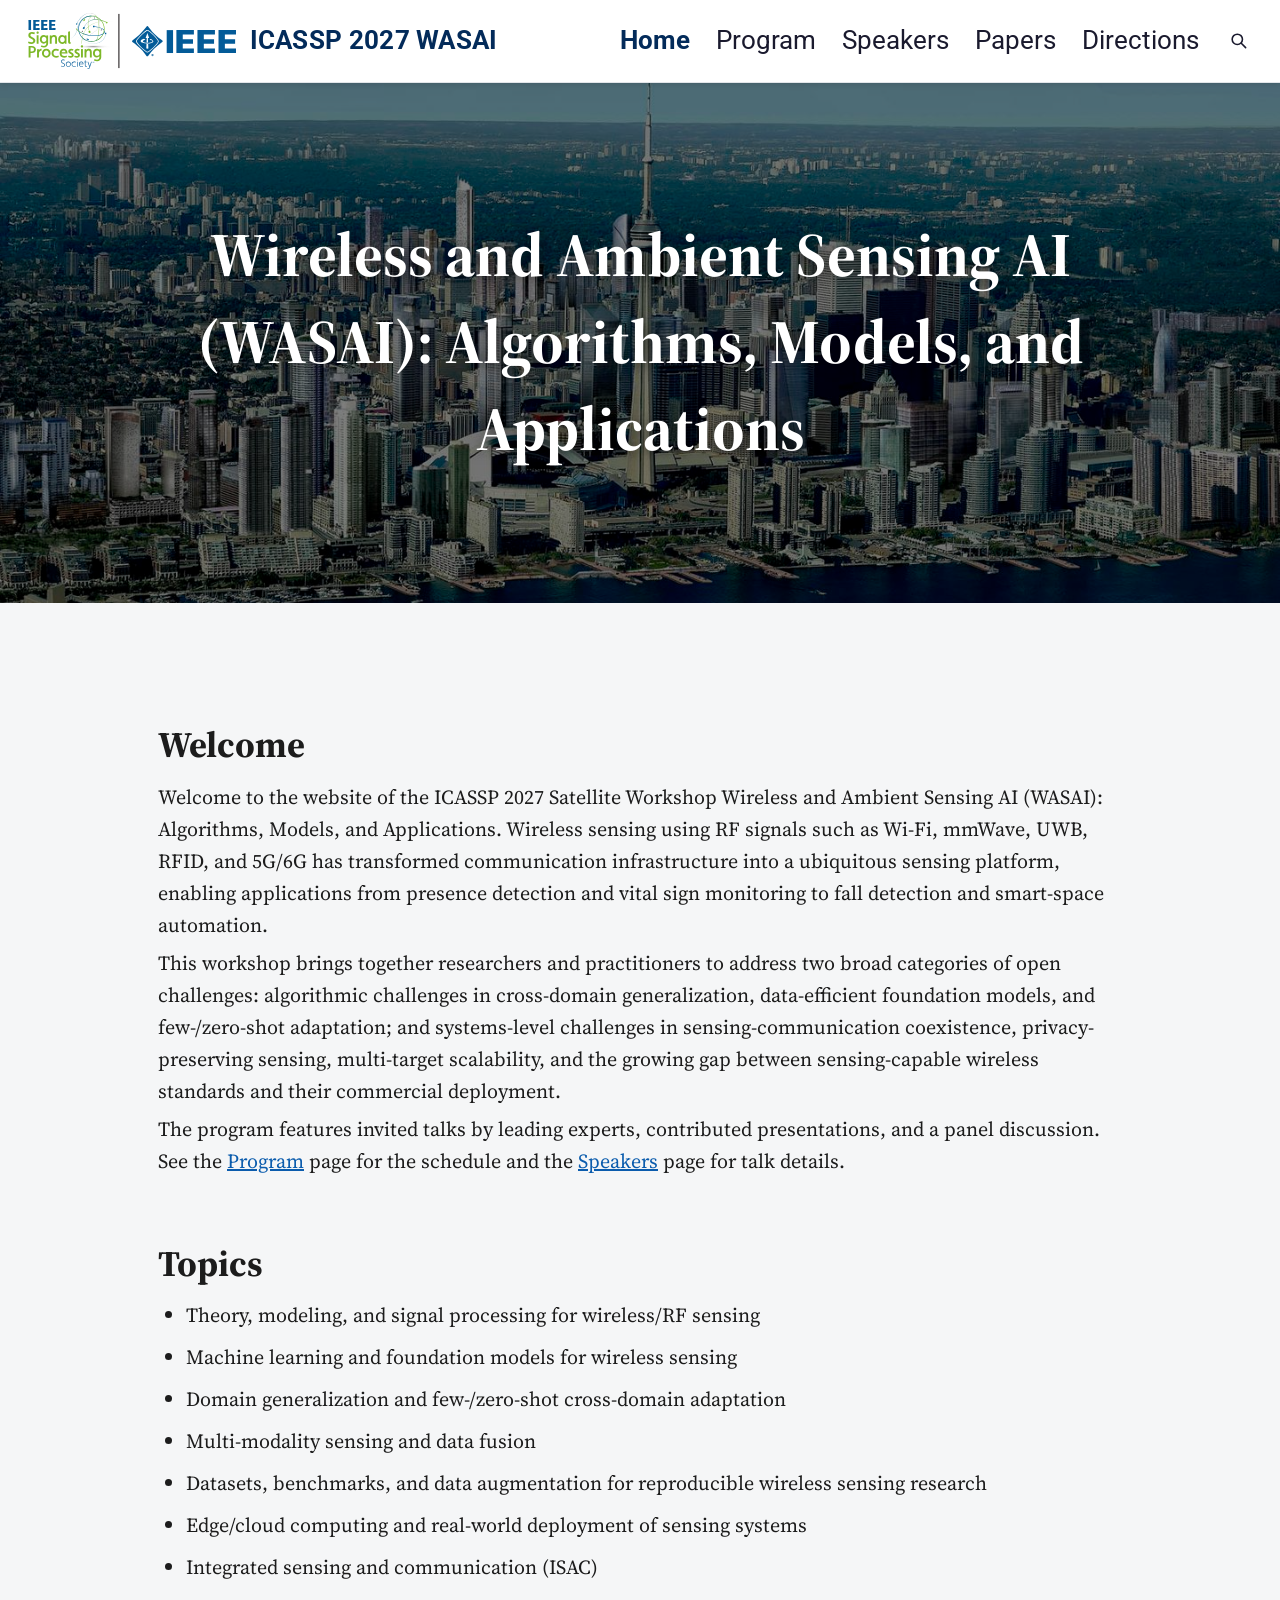
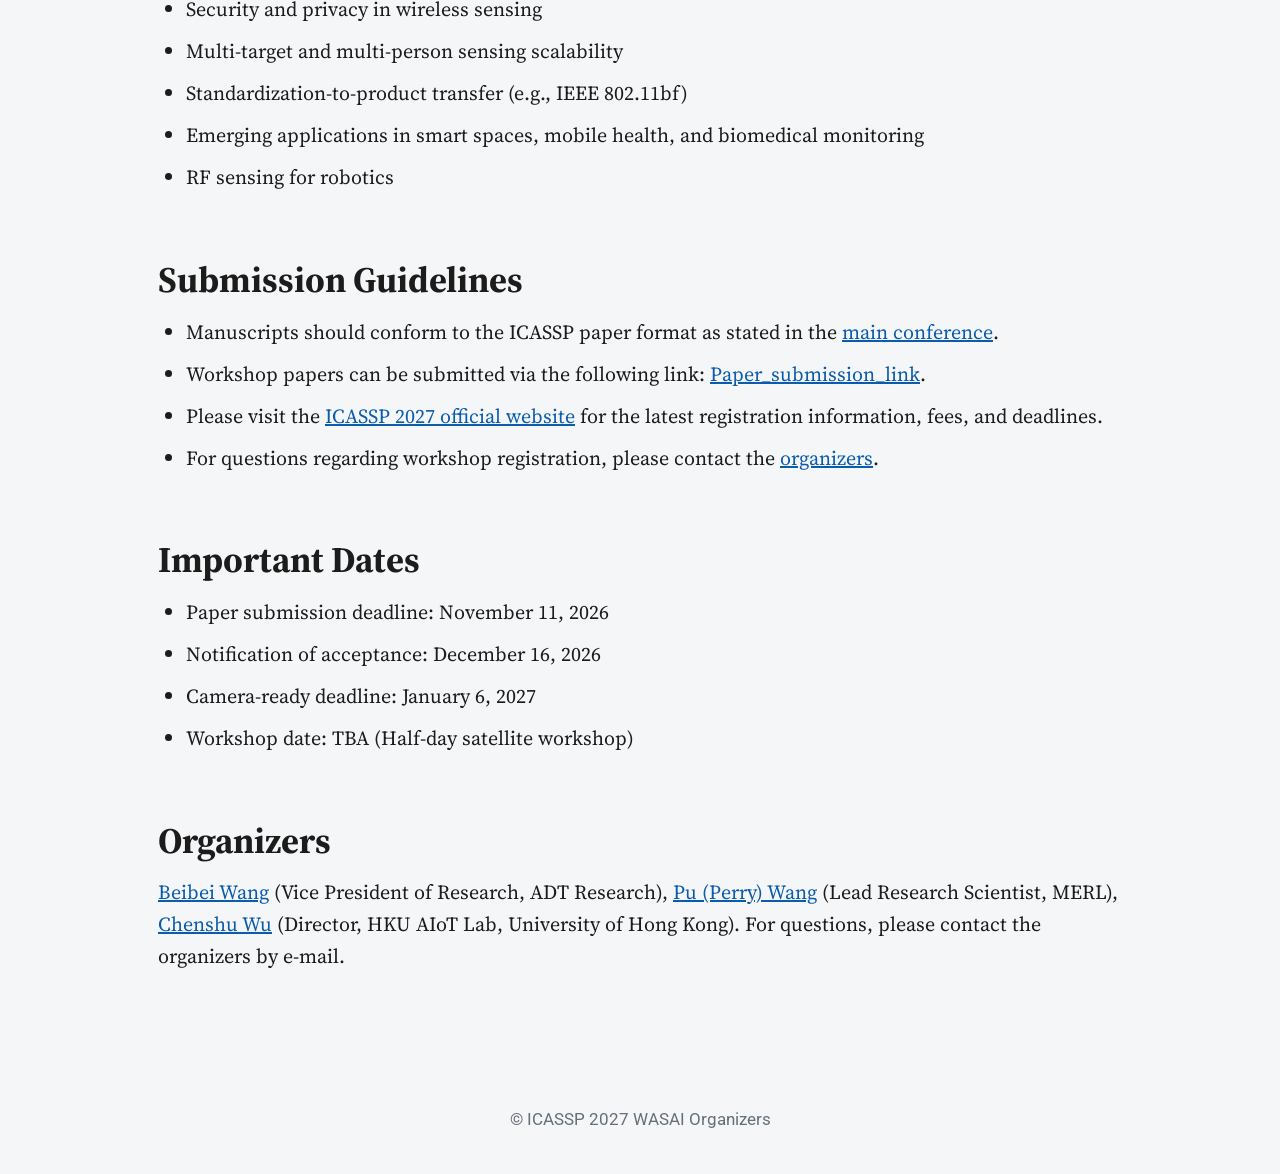
<file: index.html>
<!DOCTYPE html>
<html lang='en'>

<head>
    <meta charset="utf-8"/>
    <base href=".">
    <link rel="shortcut icon" type="image/png" href="assets/favicon.png"/>
    <link rel="stylesheet" type="text/css" media="all" href="assets/main.css"/>
    <meta name="description" content="ICASSP 2027 WASAI — Wireless and Ambient Sensing AI: Algorithms, Models, and Applications">
    <meta name="resource-type" content="document">
    <meta name="distribution" content="global">
    <meta name="KeyWords" content="ICASSP, WASAI, wireless sensing, RF sensing, ISAC, foundation models, deep learning, multi-modal fusion">
    <title>ICASSP 2027 WASAI</title>
</head>

<body>

    <header class="navbar">
        <a class="brand" href=".">
                <img src="assets/sps-ieee-logo.svg" alt="IEEE" class="logo-img">
            <span class="site-title">ICASSP 2027 WASAI</span>
        </a>
        <nav class="nav">
            <button class="menu-toggle" aria-label="Toggle navigation menu" aria-expanded="false">
                <span class="bar"></span>
                <span class="bar"></span>
                <span class="bar"></span>
            </button>
            <div class="nav-links">
                <a class="current" title="Workshop Home Page" href=".">Home</a>
                <a title="Workshop Program" href="program">Program</a>
                <a title="Speakers" href="speakers">Speakers</a>
                <a title="Papers and Invited Talks" href="papers">Papers</a>
                <a title="Directions to the Workshop" href="directions">Directions</a>
            </div>
            <button class="search-btn" title="Search" aria-label="Search">
                <svg viewBox="0 0 24 24"><circle cx="10.5" cy="10.5" r="6.5"></circle><line x1="15.5" y1="15.5" x2="21" y2="21"></line></svg>
            </button>
        </nav>
    </header>

    <div class="hero">
        <img src="assets/hero.jpg" alt="Workshop venue panorama">
        <div class="hero-title">Wireless and Ambient Sensing AI (WASAI): Algorithms, Models, and Applications</div>
    </div>

    <div class="content">

        <h2>Welcome</h2>
        <p>
            Welcome to the website of the ICASSP 2027 Satellite Workshop
            <em>Wireless and Ambient Sensing AI (WASAI): Algorithms, Models, and Applications</em>.
            Wireless sensing using RF signals such as Wi-Fi, mmWave, UWB, RFID, and 5G/6G has
            transformed communication infrastructure into a ubiquitous sensing platform, enabling
            applications from presence detection and vital sign monitoring to fall detection and
            smart-space automation.
        </p>
        <p>
            This workshop brings together researchers and practitioners to address two broad
            categories of open challenges: <strong>algorithmic challenges</strong> in cross-domain
            generalization, data-efficient foundation models, and few-/zero-shot adaptation;
            and <strong>systems-level challenges</strong> in sensing-communication coexistence,
            privacy-preserving sensing, multi-target scalability, and the growing gap between
            sensing-capable wireless standards and their commercial deployment.
        </p>
        <p>
            The program features invited talks by leading experts, contributed presentations,
            and a panel discussion. See the <a href="program">Program</a> page for the schedule
            and the <a href="speakers">Speakers</a> page for talk details. 
        </p>

        <h2>Topics</h2>
        <ul>
            <li>Theory, modeling, and signal processing for wireless/RF sensing</li>
            <li>Machine learning and foundation models for wireless sensing</li>
            <li>Domain generalization and few-/zero-shot cross-domain adaptation</li>
            <li>Multi-modality sensing and data fusion</li>
            <li>Datasets, benchmarks, and data augmentation for reproducible wireless sensing research</li>
            <li>Edge/cloud computing and real-world deployment of sensing systems</li>
            <li>Integrated sensing and communication (ISAC)</li>
            <li>Security and privacy in wireless sensing</li>
            <li>Multi-target and multi-person sensing scalability</li>
            <li>Standardization-to-product transfer (e.g., IEEE 802.11bf)</li>
            <li>Emerging applications in smart spaces, mobile health, and biomedical monitoring</li>
            <li>RF sensing for robotics</li>
        </ul>

        <h2>Submission Guidelines</h2>
        <ul>
            <li>Manuscripts should conform to the ICASSP paper format as stated in the <a href="https://2027.ieeeicassp.org/call-for-satellite-workshops/">main conference</a>. </li>
            <li>Workshop papers can be submitted via the following link: <a href="https://2026.ieeeicassp.org/satellite-workshops/">Paper_submission_link</a>.  </li>
            <li>Please visit the <a href="https://2027.ieeeicassp.org/">ICASSP 2027 official website</a>
            for the latest registration information, fees, and deadlines.  </li>
            <li>For questions regarding workshop registration, please contact the
            <a href="speakers">organizers</a>.  </li>
        </ul>
        
        <h2>Important Dates</h2>
        <ul>
            <li>Paper submission deadline: <b>November 11, 2026</b></li>
            <li>Notification of acceptance: <b>December 16, 2026</b></li>
            <li>Camera-ready deadline: <b>January 6, 2027</b></li>
            <li>Workshop date: <b>TBA</b> (Half-day satellite workshop)</li>
        </ul>

        <h2>Organizers</h2>
        <p>
            <a href="speakers">Beibei Wang</a> (Vice President of Research, ADT Research),
            <a href="speakers">Pu (Perry) Wang</a> (Lead Research Scientist, MERL),
            <a href="speakers">Chenshu Wu</a> (Director, HKU AIoT Lab, University of Hong Kong).
            For questions, please contact the organizers by e-mail.
        </p>

    </div>

    <footer>
        &copy; ICASSP 2027 WASAI Organizers
    </footer>

    <script src="assets/search.js"></script>

</body>
</html>
</file>
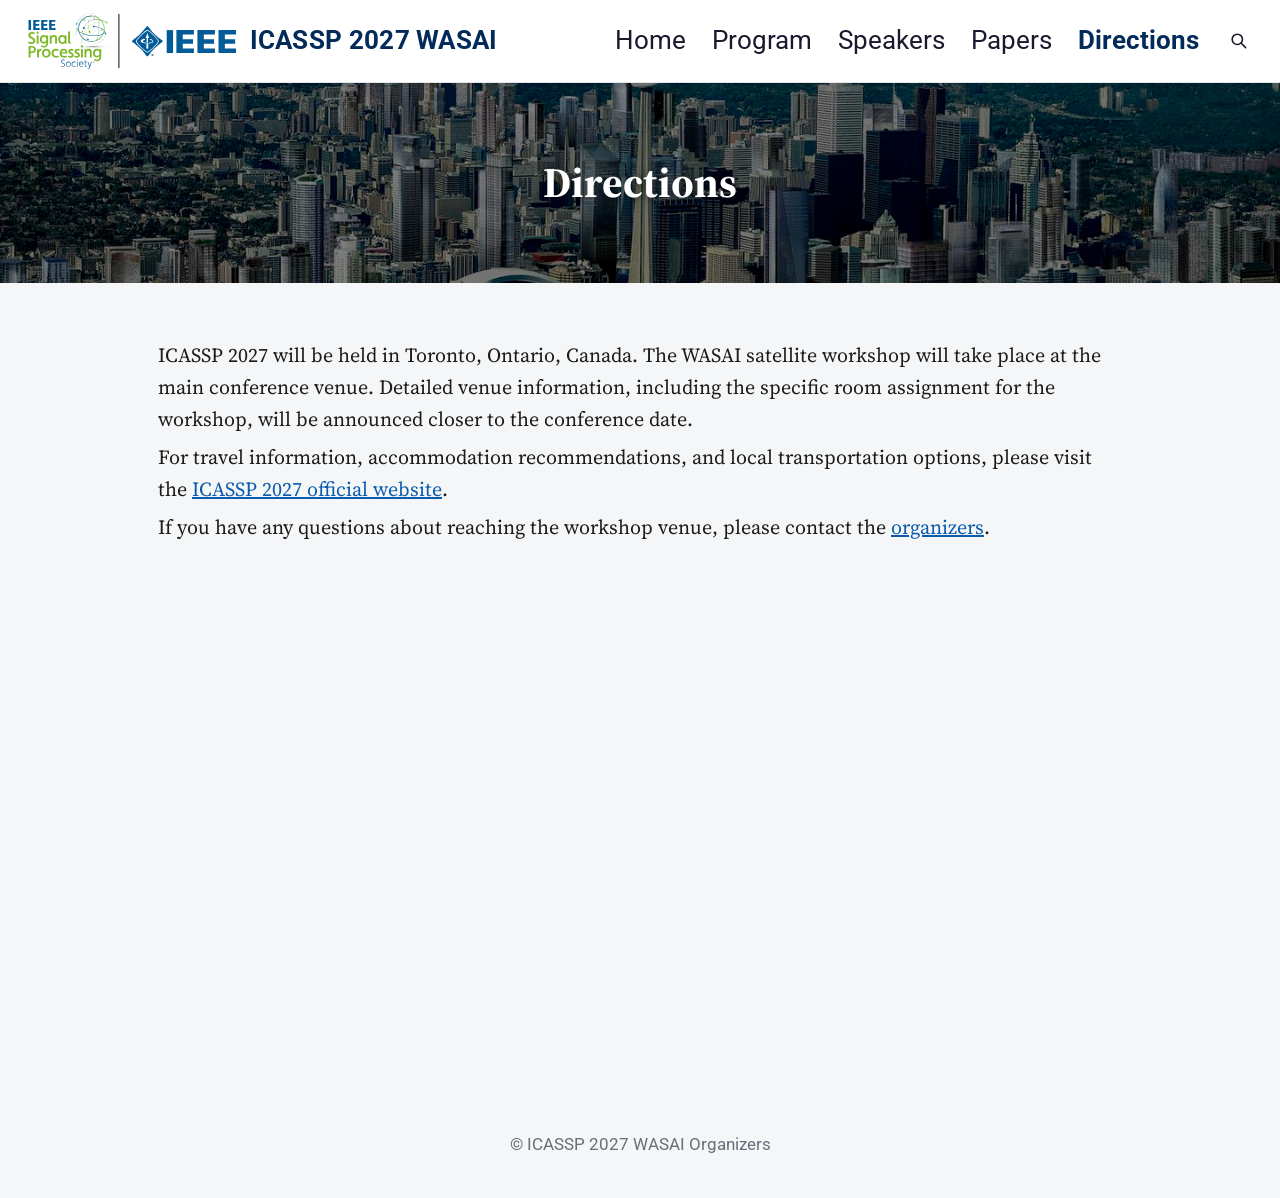
<file: directions/index.html>
<!DOCTYPE html>
<html lang='en'>

<head>
    <meta charset="utf-8"/>
    <base href="..">
    <link rel="shortcut icon" type="image/png" href="assets/favicon.png"/>
    <link rel="stylesheet" type="text/css" media="all" href="assets/main.css"/>
    <meta name="description" content="Directions for ICASSP 2027 WASAI">
    <meta name="resource-type" content="document">
    <meta name="distribution" content="global">
    <meta name="KeyWords" content="ICASSP, WASAI, directions, venue, Toronto, Canada">
    <title>Directions | ICASSP 2027 WASAI</title>
</head>

<body>

    <header class="navbar">
        <a class="brand" href=".">
                <img src="assets/sps-ieee-logo.svg" alt="IEEE" class="logo-img">
            <span class="site-title">ICASSP 2027 WASAI</span>
        </a>
        <nav class="nav">
            <button class="menu-toggle" aria-label="Toggle navigation menu" aria-expanded="false">
                <span class="bar"></span>
                <span class="bar"></span>
                <span class="bar"></span>
            </button>
            <div class="nav-links">
                <a title="Workshop Home Page" href=".">Home</a>
                <a title="Workshop Program" href="program">Program</a>
                <a title="Speakers" href="speakers">Speakers</a>
                <a title="Papers and Invited Talks" href="papers">Papers</a>
                <a class="current" title="Directions to the Workshop" href="directions">Directions</a>
            </div>
            <button class="search-btn" title="Search" aria-label="Search">
                <svg viewBox="0 0 24 24"><circle cx="10.5" cy="10.5" r="6.5"></circle><line x1="15.5" y1="15.5" x2="21" y2="21"></line></svg>
            </button>
        </nav>
    </header>

    <div class="hero slim">
        <img src="assets/hero.jpg" alt="Workshop venue panorama">
        <div class="hero-title">Directions</div>
    </div>

    <div class="content">

        <p>
            ICASSP 2027 will be held in <strong>Toronto, Ontario, Canada</strong>.
            The WASAI satellite workshop will take place at the main conference venue.
            Detailed venue information, including the specific room assignment for the
            workshop, will be announced closer to the conference date.
        </p>
        <p>
            For travel information, accommodation recommendations, and local
            transportation options, please visit the
            <a href="https://2027.ieeeicassp.org/">ICASSP 2027 official website</a>.
        </p>
        <p>
            If you have any questions about reaching the workshop venue, please
            contact the <a href="speakers">organizers</a>.
        </p>

        <iframe class="directions" src="https://www.google.com/maps/embed?pb=!1m18!1m12!1m3!1d184552.9537036829!2d-79.54286495!3d43.7182412!2m3!1f0!2f0!3f0!3m2!1i1024!2i768!4f13.1!3m3!1m2!1s0x89d4cb90d7c63ba5%3A0x323555502ab4c477!2sToronto%2C%20ON%2C%20Canada!5e0!3m2!1sen!2sus!4v1690000000000!5m2!1sen!2sus" allowfullscreen="" loading="lazy" referrerpolicy="no-referrer-when-downgrade"></iframe>

    </div>

    <footer>
        &copy; ICASSP 2027 WASAI Organizers
    </footer>

    <script src="assets/search.js"></script>

</body>
</html>
</file>
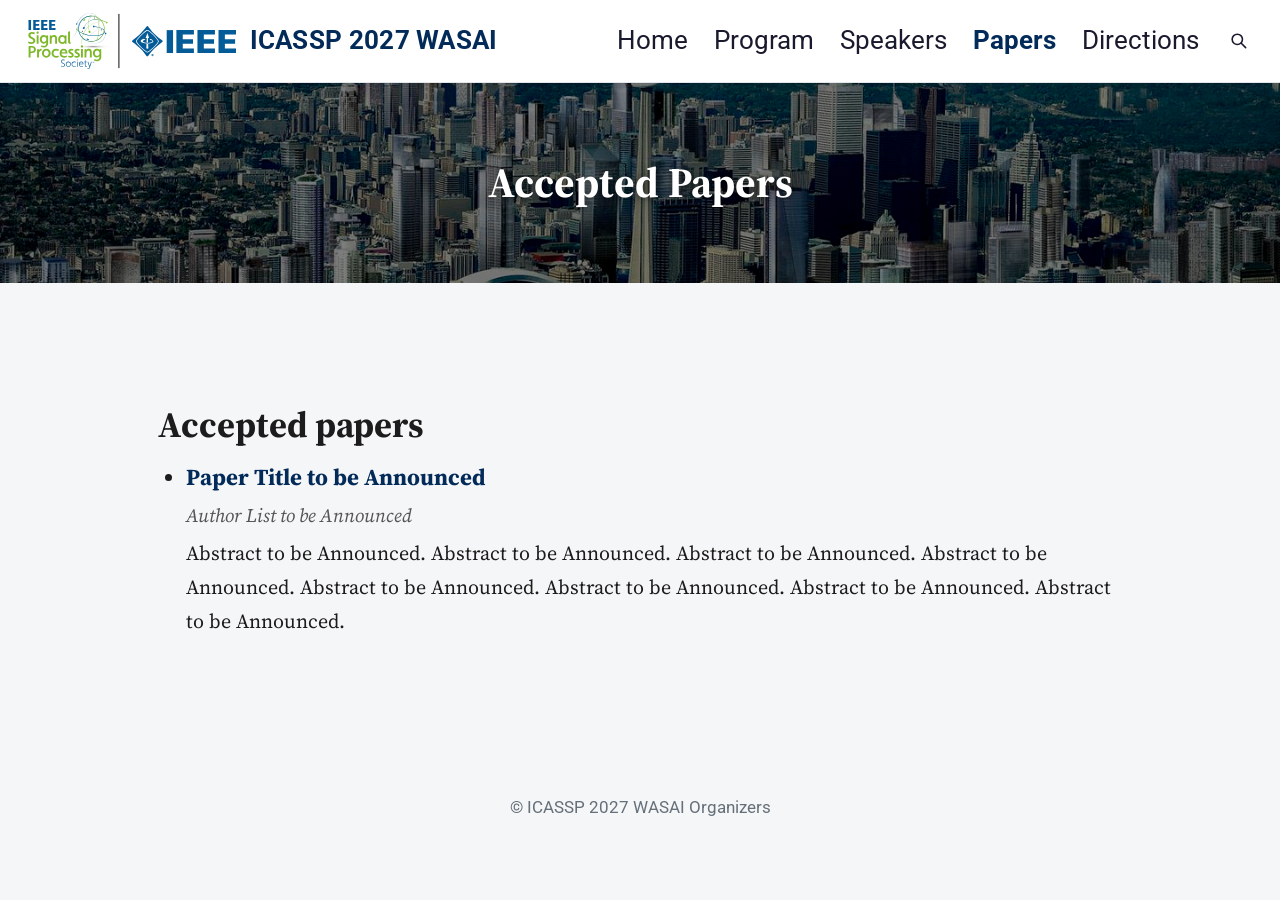
<file: papers/index.html>
<!DOCTYPE html>
<html lang='en'>

<head>
    <meta charset="utf-8"/>
    <base href="..">
    <link rel="shortcut icon" type="image/png" href="assets/favicon.png"/>
    <link rel="stylesheet" type="text/css" media="all" href="assets/main.css"/>
    <meta name="description" content="Registration for ICASSP 2027 WASAI">
    <meta name="resource-type" content="document">
    <meta name="distribution" content="global">
    <meta name="KeyWords" content="ICASSP, WASAI, registration">
    <title>Accepted Papers | ICASSP 2027 WASAI</title>
</head>

<body>

    <header class="navbar">
        <a class="brand" href=".">
                <img src="assets/sps-ieee-logo.svg" alt="IEEE" class="logo-img">
            <span class="site-title">ICASSP 2027 WASAI</span>
        </a>
        <nav class="nav">
            <button class="menu-toggle" aria-label="Toggle navigation menu" aria-expanded="false">
                <span class="bar"></span>
                <span class="bar"></span>
                <span class="bar"></span>
            </button>
            <div class="nav-links">
                <a title="Workshop Home Page" href=".">Home</a>
                <a title="Workshop Program" href="program">Program</a>
                <a title="Speakers" href="speakers">Speakers</a>
                <a class="current" title="Papers and Invited Talks" href="papers">Papers</a>
                <a title="Directions to the Workshop" href="directions">Directions</a>
            </div>
            <button class="search-btn" title="Search" aria-label="Search">
                <svg viewBox="0 0 24 24"><circle cx="10.5" cy="10.5" r="6.5"></circle><line x1="15.5" y1="15.5" x2="21" y2="21"></line></svg>
            </button>
        </nav>
    </header>

    <div class="hero slim">
        <img src="assets/hero.jpg" alt="Workshop venue panorama">
        <div class="hero-title">Accepted Papers</div>
    </div>

    <div class="content">

        <h2>Accepted papers</h2>
        <ul class="paper-list">
            <li>
                <p class="paper-title">Paper Title to be Announced</p>
                <p class="paper-authors">Author List to be Announced</p>
                <p class="paper-abstract">
                    Abstract  to be Announced.    Abstract  to be Announced.    Abstract  to be Announced.    Abstract  to be Announced.    
                    Abstract  to be Announced.    Abstract  to be Announced.    Abstract  to be Announced.    Abstract  to be Announced.    
                </p>
            </li>

        </ul>

    </div>

    <footer>
        &copy; ICASSP 2027 WASAI Organizers
    </footer>

    <script src="assets/search.js"></script>

</body>
</html>
</file>
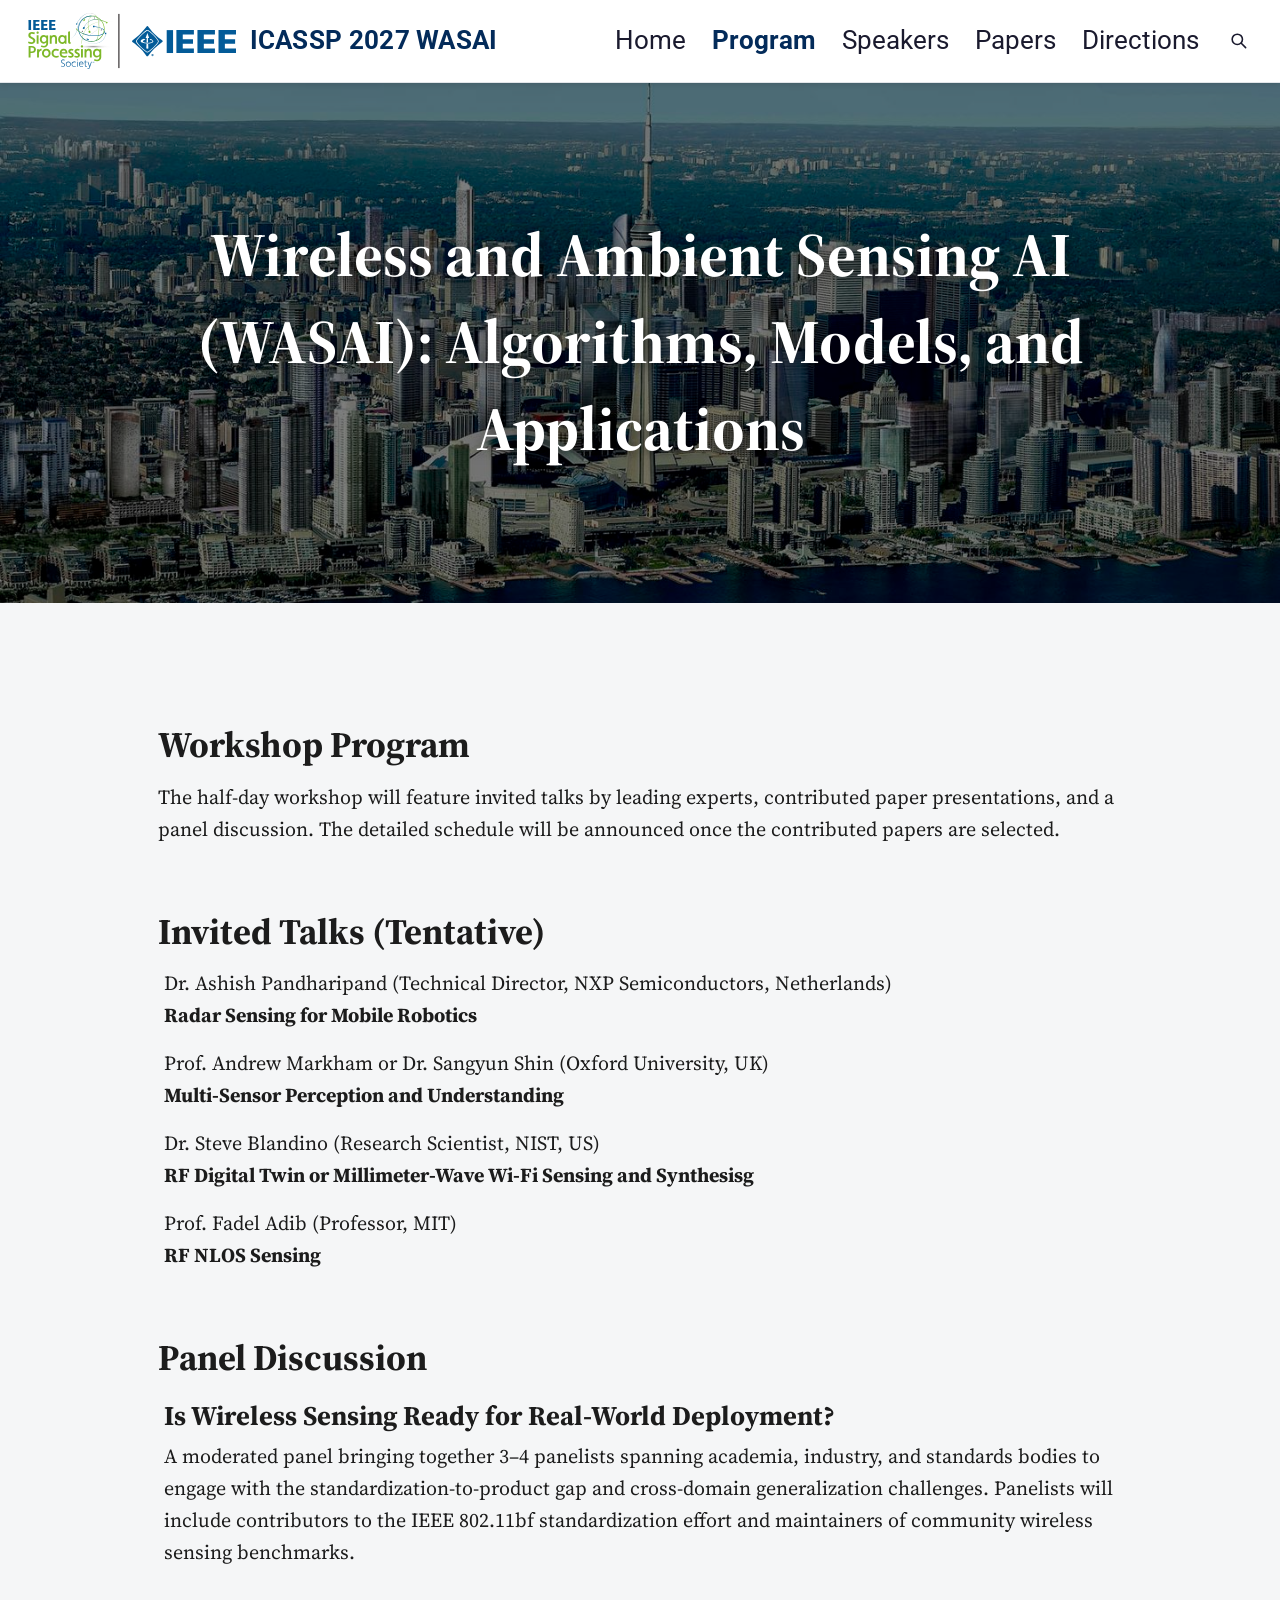
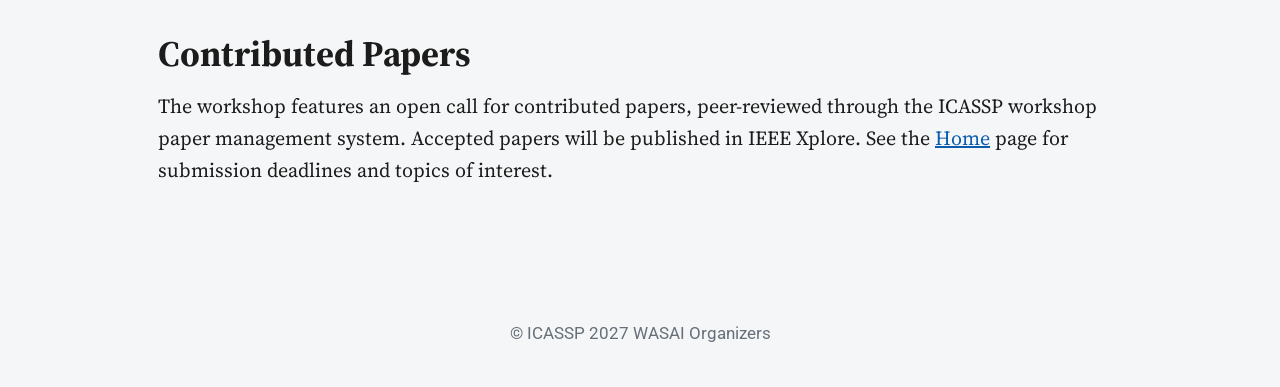
<file: program/index.html>
<!DOCTYPE html>
<html lang='en'>

<head>
    <meta charset="utf-8"/>
    <base href="..">
    <link rel="shortcut icon" type="image/png" href="assets/favicon.png"/>
    <link rel="stylesheet" type="text/css" media="all" href="assets/main.css"/>
    <meta name="description" content="Program of ICASSP 2027 WASAI">
    <meta name="resource-type" content="document">
    <meta name="distribution" content="global">
    <meta name="KeyWords" content="ICASSP, WASAI, program, schedule, invited talks, panel">
    <title>Program | ICASSP 2027 WASAI</title>
</head>

<body>

    <header class="navbar">
        <a class="brand" href=".">
                <img src="assets/sps-ieee-logo.svg" alt="IEEE" class="logo-img">
            <span class="site-title">ICASSP 2027 WASAI</span>
        </a>
        <nav class="nav">
            <button class="menu-toggle" aria-label="Toggle navigation menu" aria-expanded="false">
                <span class="bar"></span>
                <span class="bar"></span>
                <span class="bar"></span>
            </button>
            <div class="nav-links">
                <a title="Workshop Home Page" href=".">Home</a>
                <a class="current" title="Workshop Program" href="program">Program</a>
                <a title="Speakers" href="speakers">Speakers</a>
                <a title="Papers and Invited Talks" href="papers">Papers</a>
                <a title="Directions to the Workshop" href="directions">Directions</a>
            </div>
            <button class="search-btn" title="Search" aria-label="Search">
                <svg viewBox="0 0 24 24"><circle cx="10.5" cy="10.5" r="6.5"></circle><line x1="15.5" y1="15.5" x2="21" y2="21"></line></svg>
            </button>
        </nav>
    </header>

    <div class="hero">
        <img src="assets/hero.jpg" alt="Workshop venue panorama">
        <div class="hero-title">Wireless and Ambient Sensing AI (WASAI): Algorithms, Models, and Applications</div>
    </div>

    <div class="content">

        <h2>Workshop Program</h2>
        <p>
            The half-day workshop will feature invited talks by leading experts,
            contributed paper presentations, and a panel discussion. The detailed
            schedule will be announced once the contributed papers are selected.
        </p>

        <h2>Invited Talks (Tentative)</h2>

        <div class="speaker-block">
             <em>Dr. Ashish Pandharipand</em> (Technical Director, NXP Semiconductors, Netherlands)<br>
            <p class="talk-title">Radar Sensing for Mobile Robotics</p>
        </div>

        <div class="speaker-block">
             <em>Prof. Andrew Markham or Dr. Sangyun Shin</em> (Oxford University, UK)<br>
            <p class="talk-title">Multi-Sensor Perception and Understanding</p>
        </div>

        <div class="speaker-block">
             <em>Dr. Steve Blandino</em> (Research Scientist, NIST, US)<br>
            <p class="talk-title">RF Digital Twin or Millimeter-Wave Wi-Fi Sensing and Synthesisg</p>
        </div>

        <div class="speaker-block">
             <em>Prof. Fadel Adib</em> (Professor, MIT)<br>
            <p class="talk-title">RF NLOS Sensing</p>
        </div>

        <h2 class="break">Panel Discussion</h2>
        <div class="speaker-block">
            <h3>Is Wireless Sensing Ready for Real-World Deployment?</h3>
            <p>
                A moderated panel bringing together 3&ndash;4 panelists spanning academia,
                industry, and standards bodies to engage with the standardization-to-product
                gap and cross-domain generalization challenges. Panelists will include
                contributors to the IEEE 802.11bf standardization effort and maintainers of
                community wireless sensing benchmarks.
            </p>
        </div>


        <h2 class="break">Contributed Papers</h2>
        <p>
            The workshop features an open call for contributed papers, peer-reviewed
            through the ICASSP workshop paper management system. Accepted papers will
            be published in IEEE Xplore. See the <a href=".">Home</a> page for submission
            deadlines and topics of interest.
        </p>

    </div>

    <footer>
        &copy; ICASSP 2027 WASAI Organizers
    </footer>

    <script src="assets/search.js"></script>

</body>
</html>
</file>
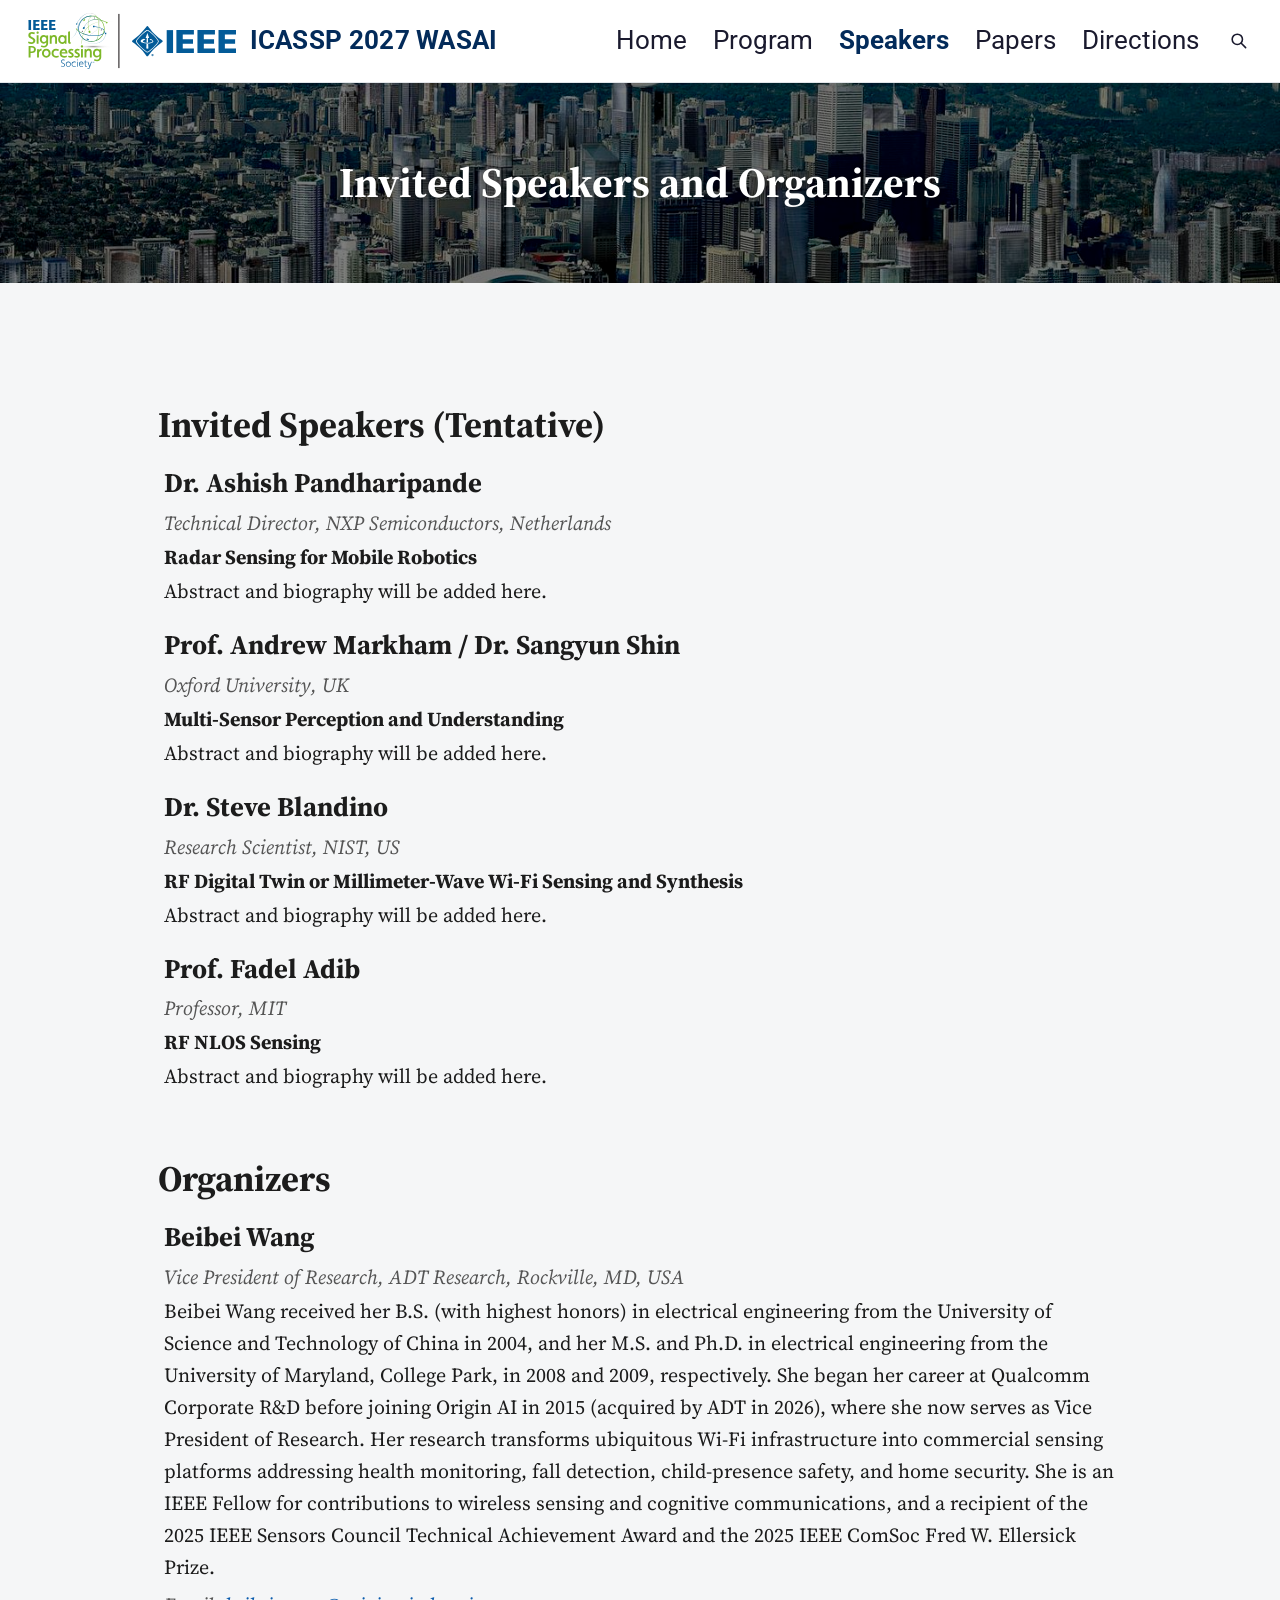
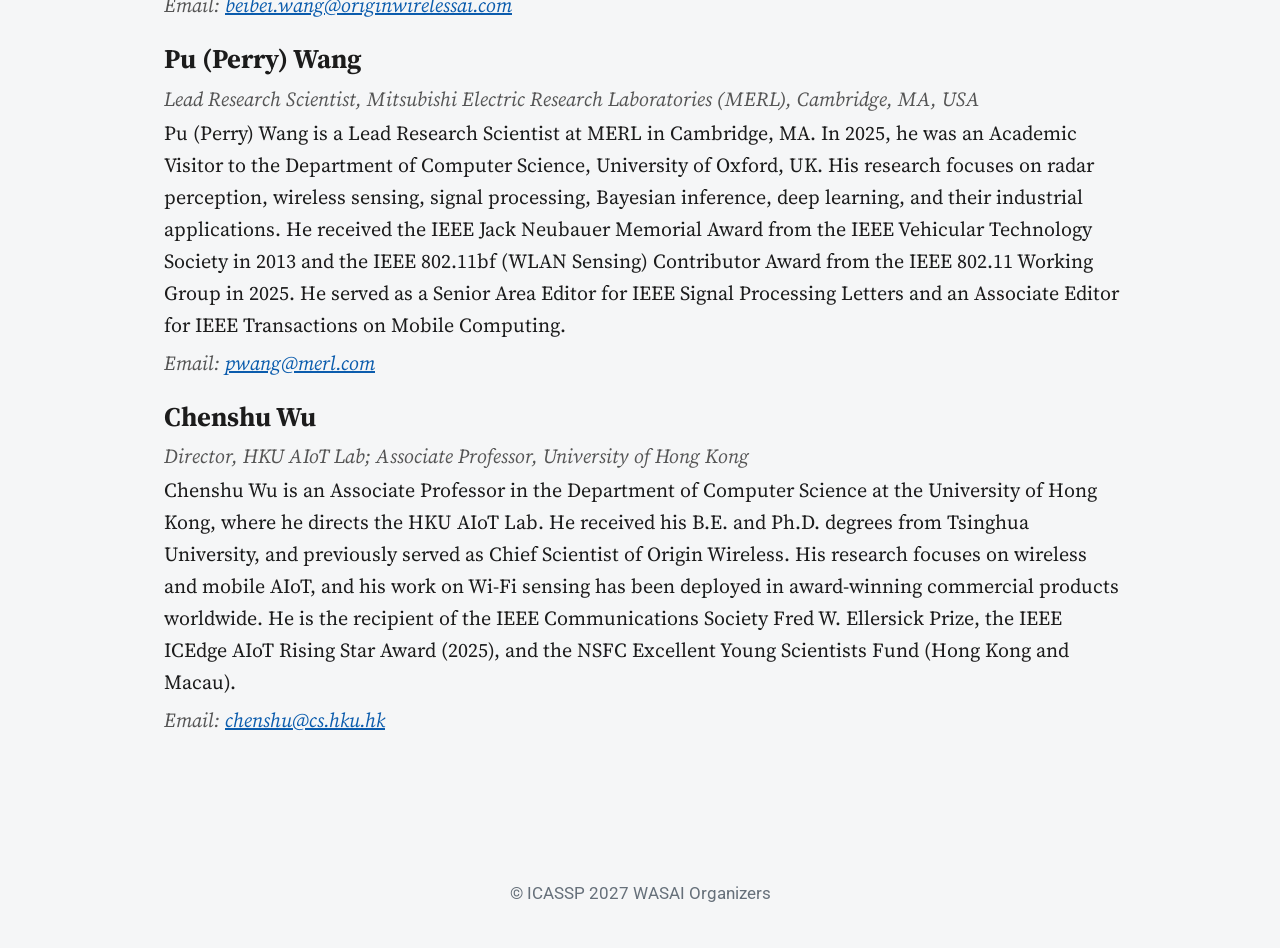
<file: speakers/index.html>
<!DOCTYPE html>
<html lang='en'>

<head>
    <meta charset="utf-8"/>
    <base href="..">
    <link rel="shortcut icon" type="image/png" href="assets/favicon.png"/>
    <link rel="stylesheet" type="text/css" media="all" href="assets/main.css"/>
    <meta name="description" content="Invited speakers and organizers of ICASSP 2027 WASAI">
    <meta name="resource-type" content="document">
    <meta name="distribution" content="global">
    <meta name="KeyWords" content="ICASSP, WASAI, speakers, invited talks, organizers">
    <title>Speakers | ICASSP 2027 WASAI</title>
</head>

<body>

    <header class="navbar">
        <a class="brand" href=".">
                <img src="assets/sps-ieee-logo.svg" alt="IEEE" class="logo-img">
            <span class="site-title">ICASSP 2027 WASAI</span>
        </a>
        <nav class="nav">
            <button class="menu-toggle" aria-label="Toggle navigation menu" aria-expanded="false">
                <span class="bar"></span>
                <span class="bar"></span>
                <span class="bar"></span>
            </button>
            <div class="nav-links">
                <a title="Workshop Home Page" href=".">Home</a>
                <a title="Workshop Program" href="program">Program</a>
                <a class="current" title="Speakers" href="speakers">Speakers</a>
                <a title="Papers and Invited Talks" href="papers">Papers</a>
                <a title="Directions to the Workshop" href="directions">Directions</a>
            </div>
            <button class="search-btn" title="Search" aria-label="Search">
                <svg viewBox="0 0 24 24"><circle cx="10.5" cy="10.5" r="6.5"></circle><line x1="15.5" y1="15.5" x2="21" y2="21"></line></svg>
            </button>
        </nav>
    </header>

    <div class="hero slim">
        <img src="assets/hero.jpg" alt="Workshop venue panorama">
        <div class="hero-title">Invited Speakers and Organizers</div>
    </div>

    <div class="content">

        <h2>Invited Speakers (Tentative)</h2>

        <div class="speaker-block">
            <h3>Dr. Ashish Pandharipande</h3>
            <p class="affil">Technical Director, NXP Semiconductors, Netherlands</p>
            <p class="talk-title">Radar Sensing for Mobile Robotics</p>
            <p>
                Abstract and biography will be added here.
            </p>
        </div>

        <div class="speaker-block">
            <h3>Prof. Andrew Markham / Dr. Sangyun Shin</h3>
            <p class="affil">Oxford University, UK</p>
            <p class="talk-title">Multi-Sensor Perception and Understanding</p>
            <p>
                Abstract and biography will be added here.
            </p>
        </div>

        <div class="speaker-block">
            <h3>Dr. Steve Blandino</h3>
            <p class="affil">Research Scientist, NIST, US</p>
            <p class="talk-title">RF Digital Twin or Millimeter-Wave Wi-Fi Sensing and Synthesis</p>
            <p>
                Abstract and biography will be added here.
            </p>
        </div>

        <div class="speaker-block">
            <h3>Prof. Fadel Adib</h3>
            <p class="affil">Professor, MIT</p>
            <p class="talk-title">RF NLOS Sensing</p>
            <p>
                Abstract and biography will be added here.
            </p>
        </div>

        <h2>Organizers</h2>

        <div class="speaker-block">
            <h3>Beibei Wang</h3>
            <p class="affil">Vice President of Research, ADT Research, Rockville, MD, USA</p>
            <p>
                Beibei Wang received her B.S. (with highest honors) in electrical engineering
                from the University of Science and Technology of China in 2004, and her M.S.
                and Ph.D. in electrical engineering from the University of Maryland, College Park,
                in 2008 and 2009, respectively. She began her career at Qualcomm Corporate R&D
                before joining Origin AI in 2015 (acquired by ADT in 2026), where she now serves
                as Vice President of Research. Her research transforms ubiquitous Wi-Fi infrastructure
                into commercial sensing platforms addressing health monitoring, fall detection,
                child-presence safety, and home security. She is an IEEE Fellow for contributions
                to wireless sensing and cognitive communications, and a recipient of the 2025 IEEE
                Sensors Council Technical Achievement Award and the 2025 IEEE ComSoc Fred W.
                Ellersick Prize.
            </p>
            <p class="affil">Email: <a href="mailto:beibei.wang@originwirelessai.com">beibei.wang@originwirelessai.com</a></p>
        </div>

        <div class="speaker-block">
            <h3>Pu (Perry) Wang</h3>
            <p class="affil">Lead Research Scientist, Mitsubishi Electric Research Laboratories (MERL), Cambridge, MA, USA</p>
            <p>
                Pu (Perry) Wang is a Lead Research Scientist at MERL in Cambridge, MA.
                In 2025, he was an Academic Visitor to the Department of Computer Science,
                University of Oxford, UK. His research focuses on radar perception, wireless
                sensing, signal processing, Bayesian inference, deep learning, and their
                industrial applications. He received the IEEE Jack Neubauer Memorial Award
                from the IEEE Vehicular Technology Society in 2013 and the IEEE 802.11bf
                (WLAN Sensing) Contributor Award from the IEEE 802.11 Working Group in 2025.
                He served as a Senior Area Editor for IEEE Signal Processing Letters and an
                Associate Editor for IEEE Transactions on Mobile Computing.
            </p>
            <p class="affil">Email: <a href="mailto:pwang@merl.com">pwang@merl.com</a></p>
        </div>

        <div class="speaker-block">
            <h3>Chenshu Wu</h3>
            <p class="affil">Director, HKU AIoT Lab; Associate Professor, University of Hong Kong</p>
            <p>
                Chenshu Wu is an Associate Professor in the Department of Computer Science at
                the University of Hong Kong, where he directs the HKU AIoT Lab. He received his
                B.E. and Ph.D. degrees from Tsinghua University, and previously served as Chief
                Scientist of Origin Wireless. His research focuses on wireless and mobile AIoT,
                and his work on Wi-Fi sensing has been deployed in award-winning commercial
                products worldwide. He is the recipient of the IEEE Communications Society
                Fred W. Ellersick Prize, the IEEE ICEdge AIoT Rising Star Award (2025), and
                the NSFC Excellent Young Scientists Fund (Hong Kong and Macau).
            </p>
            <p class="affil">Email: <a href="mailto:chenshu@cs.hku.hk">chenshu@cs.hku.hk</a></p>
        </div>

    </div>

    <footer>
        &copy; ICASSP 2027 WASAI Organizers
    </footer>

    <script src="assets/search.js"></script>

</body>
</html>
</file>
<file: assets/main.css>
/* main.css — IEEE-style workshop theme
 *
 * Fonts:  'Source Serif 4',serif  — body / headings / schedule
 *         'Roboto',sans-serif    — navigation bar, footer, UI
 * Colors:
 *   #032b5a            : IEEE blue (logo, current nav, site title)
 *   #0b5cad            : links and hover
 *   #1a1a2e            : dark text (nav links on white bg)
 *   #f5f6f7            : page background
 *   #1c1c1c            : body text
 */

@import url('https://fonts.googleapis.com/css2?family=Roboto:ital,wght@0,400;0,500;0,700;1,400&family=Source+Serif+4:ital,opsz,wght@0,8..60,400..700;1,8..60,400..700&display=swap');

*{
    border:0;
    font:inherit;
    font-size:1em;
    margin:0;
    padding:0;
    vertical-align:baseline;
    box-sizing:border-box;
}

body{
    background-color:#f5f6f7;
    color:#1c1c1c;
    font-family:'Source Serif 4',Georgia,'Times New Roman',serif;
    font-size:20px; /* ---------- Main body size ---------- */
    line-height:1.6;
    text-align:left;
}

a{color:#0b5cad; text-decoration:none;}
a:hover{color:#084a8a; text-decoration:underline;}

/* ---------- top navigation bar (white background) ---------- */
.navbar{
    position:sticky; top:0; z-index:100;
    display:flex; align-items:center; flex-wrap:wrap;
    gap:10px 18px;
    min-height:50px;
    padding:2px 28px;
    background:#ffffff;
    font-family:'Roboto',sans-serif;
    box-shadow:0 1px 6px rgba(0,0,0,.12);
    border-bottom:1px solid #e2e5e9;
}
.brand{display:flex; align-items:center; gap:14px;}
.brand:hover{text-decoration:none;}
.logo-img {display: block; height: 56px; width: auto; margin: 0 auto;}
.site-title{color:#032b5a; font-weight:700; font-size:1.3em; letter-spacing:.3px;}

.nav{margin-left:auto; display:flex; align-items:center; gap:8px 26px; flex-wrap:wrap;}
.nav > a, .nav-links > a, .dropbtn{
    color:#1a1a2e; text-decoration:none; font-size:1.3em;
    background:none; cursor:pointer; padding:18px 0;
}
.nav > a:hover, .nav-links > a:hover, .dropbtn:hover{color:#0b5cad; text-decoration:none;}
.nav > a.current, .nav-links > a.current{color:#032b5a; font-weight:700;}
.caret{font-size:.8em; display:inline-block; margin-left:2px;}

.dropdown{position:relative; display:inline-block;}
.dropdown-content{
    display:none; position:absolute; right:0; top:100%;
    background:#fff; min-width:190px;
    box-shadow:0 6px 16px rgba(0,0,0,.25);
    border-radius:0 0 4px 4px; z-index:110;
}
.dropdown-content a{display:block; padding:10px 18px; color:#0b5cad; font-size:.95em;}
.dropdown-content a:hover{background:#eef6fc; text-decoration:none;}
.dropdown-content a.current{background:#eef6fc; color:#084a8a; font-weight:700;}
.dropdown:hover .dropdown-content{display:block;}

.search-btn{background:none; cursor:pointer; display:flex; align-items:center; padding:4px;}
.search-btn svg{width:19px; height:19px; fill:none; stroke:#1a1a2e; stroke-width:2; stroke-linecap:round;}

/* search box opened by the magnifier button */
.search-box{display:none; position:relative;}
.search-box.open{display:flex; align-items:center;}
.search-box input{
    font-family:'Roboto',sans-serif; font-size:.95em;
    padding:6px 10px; width:190px;
    border:1px solid #d0d5da; border-radius:3px; outline:none;
    background:#f8f9fa;
}
.search-results{
    display:none; position:absolute; top:100%; right:0; margin-top:8px;
    background:#fff; width:300px; max-height:340px; overflow:auto;
    box-shadow:0 6px 16px rgba(0,0,0,.25); border-radius:4px; z-index:120;
}
.search-box input:not(:placeholder-shown) ~ .search-results{display:block;}
.search-results a{display:block; padding:8px 14px; color:#1c1c1c; font-size:.85em;}
.search-results a:hover{background:#eef6fc; text-decoration:none;}
.sr-title{display:block; color:#0b5cad; font-weight:700;}
.sr-snippet{display:block; color:#66707a; font-size:.9em;}
.sr-empty{display:block; padding:10px 14px; color:#66707a; font-size:.85em;}

/* ---------- hamburger menu (mobile) ---------- */
.menu-toggle{
    display:none;
    background:none; border:none; cursor:pointer;
    flex-direction:column; justify-content:center; align-items:center;
    gap:5px; padding:8px; width:40px; height:40px;
}
.menu-toggle .bar{
    display:block; width:24px; height:2.5px;
    background:#1a1a2e; border-radius:1px;
    transition: transform 0.25s ease, opacity 0.25s ease;
}
.menu-toggle[aria-expanded="true"] .bar:nth-child(1){
    transform: translateY(7.5px) rotate(45deg);
}
.menu-toggle[aria-expanded="true"] .bar:nth-child(2){
    opacity:0;
}
.menu-toggle[aria-expanded="true"] .bar:nth-child(3){
    transform: translateY(-7.5px) rotate(-45deg);
}

.nav-links{
    display:flex; align-items:center; gap:8px 26px; flex-wrap:wrap;
}

/* ---------- hero banner ---------- */
.hero{position:relative; overflow:hidden;}
.hero img{display:block; width:100%; height:520px; object-fit:cover;}
.hero::before{
    content:'';
    position:absolute; top:0; left:0; right:0; bottom:0;
    background:rgba(0,0,0,.50);   /* 黑色 45% 透明度，可调 */
    z-index:1;
}
.hero-title{
    position:absolute; top:0; left:0; right:0; bottom:0;
    display:flex; align-items:center; justify-content:center;
    text-align:center; padding:0 7%;
    color:#fff; font-weight:700;
    font-size:3.1em; line-height:1.4;
    text-shadow:0 2px 12px rgba(0,0,0,.5);
    z-index:2;   /* 确保文字在蒙层之上 */
}
.hero.slim img{height:200px;}
.hero.slim .hero-title{font-size:2.1em; text-shadow:0 1px 8px rgba(0,0,0,.6);}

/* ---------- page content ---------- */
.content{max-width:80%; margin:0 auto; padding:56px 30px 30px;}
.content h2{font-size:1.8em; font-weight:700; margin:1.6em 0 0.2em;}
.content h3, .break{font-size:1.4em; font-weight:700; margin:0.6em 0 0.1em;}
.content p{margin:0 0 0.3em;}
.slot{font-size:1.22em; line-height:1.65; margin:0 0 1.4em;}
.content ul{margin:0 0 1.4em 1.4em;}
.content li{margin:0 0 .5em;}
.content li a, .content p a{text-decoration:underline; text-decoration-color:#0b5cad;}

.speaker-block{margin:0 0 0.8em;padding-left:0.3em;} /* 新增：内容整体向右缩进 2em */
.speaker-block h3{font-size:1.35em; margin:0 0 .1em;}
.speaker-block .affil{font-style:italic; color:#555; margin:0 0 .1em;}
.speaker-block .talk-title{font-weight:700; margin:0 0 .1em;} 

/* ---------- paper list (accepted papers) ---------- */
.paper-list{
    margin:0 0 2em 1.6em;
    list-style:disc;
}
.paper-list li{
    margin:0 0 2.2em;
}
.paper-list li:last-child{
    margin-bottom:0;
}
.paper-title{
    font-size:1.15em;
    font-weight:700;
    color:#032b5a;
    margin:0 0 .25em;
    line-height:1.4;
}
.paper-authors{
    font-style:italic;
    color:#555;
    margin:0 0 .7em;
    font-size:.95em;
}
.paper-abstract{
    margin:0;
    line-height:1.7;
    color:#1c1c1c;
}


/* embedded frames & images (registration / directions / flyer) */
iframe.registration{display:block; margin:1em auto 2em; width:700px; max-width:100%; height:1400px; border:none;}
iframe.directions{display:block; margin:1em auto 2em; width:800px; max-width:100%; height:400px; border:none;}
img.center{display:block; width:67%; margin:1em auto 2em; border-radius:6px;}
table.flyers{width:100%; border-spacing:20px 0;}
td.flyer{width:50%; text-align:center; vertical-align:top;}
td.flyer img{width:100%; box-shadow:0 2px 10px rgba(0,0,0,.2);}

footer{
    text-align:center; font-size:.85em; color:#66707a;
    font-family:'Roboto',sans-serif;
    padding:30px 16px 40px; margin-top:4em;
}
footer a{color:#0b5cad;}

/* ---------- mobile ---------- */
@media only screen and (max-width: 1200px){
    .navbar{padding:8px 16px;}
    .nav{margin-left:0; gap:6px 12px;}
    .menu-toggle{display:flex;}
    .nav-links{
        display:none;
        position:absolute; top:100%; left:0; right:0;
        background:#fff;
        flex-direction:column; align-items:stretch;
        padding:8px 0;
        box-shadow:0 6px 16px rgba(0,0,0,.25);
        border-radius:0 0 6px 6px;
        z-index:110;
        gap:0;
    }
    .nav-links.open{display:flex;}
    .nav-links a{
        color:#0b5cad; font-size:1.1em;
        padding:12px 24px;
        border-bottom:1px solid #e8ecf0;
    }
    .nav-links a:last-child{border-bottom:none;}
    .nav-links a:hover{background:#eef6fc; text-decoration:none;}
    .nav-links a.current{background:#eef6fc; color:#084a8a; font-weight:700;}
    .hero img{height:360px;}
    .hero-title{font-size:1.9em;}
    .hero.slim img{height:150px;}
    .hero.slim .hero-title{font-size:1.4em;}
    .content{padding:36px 18px 20px;}
    .slot{font-size:1.05em;}
}
</file>
